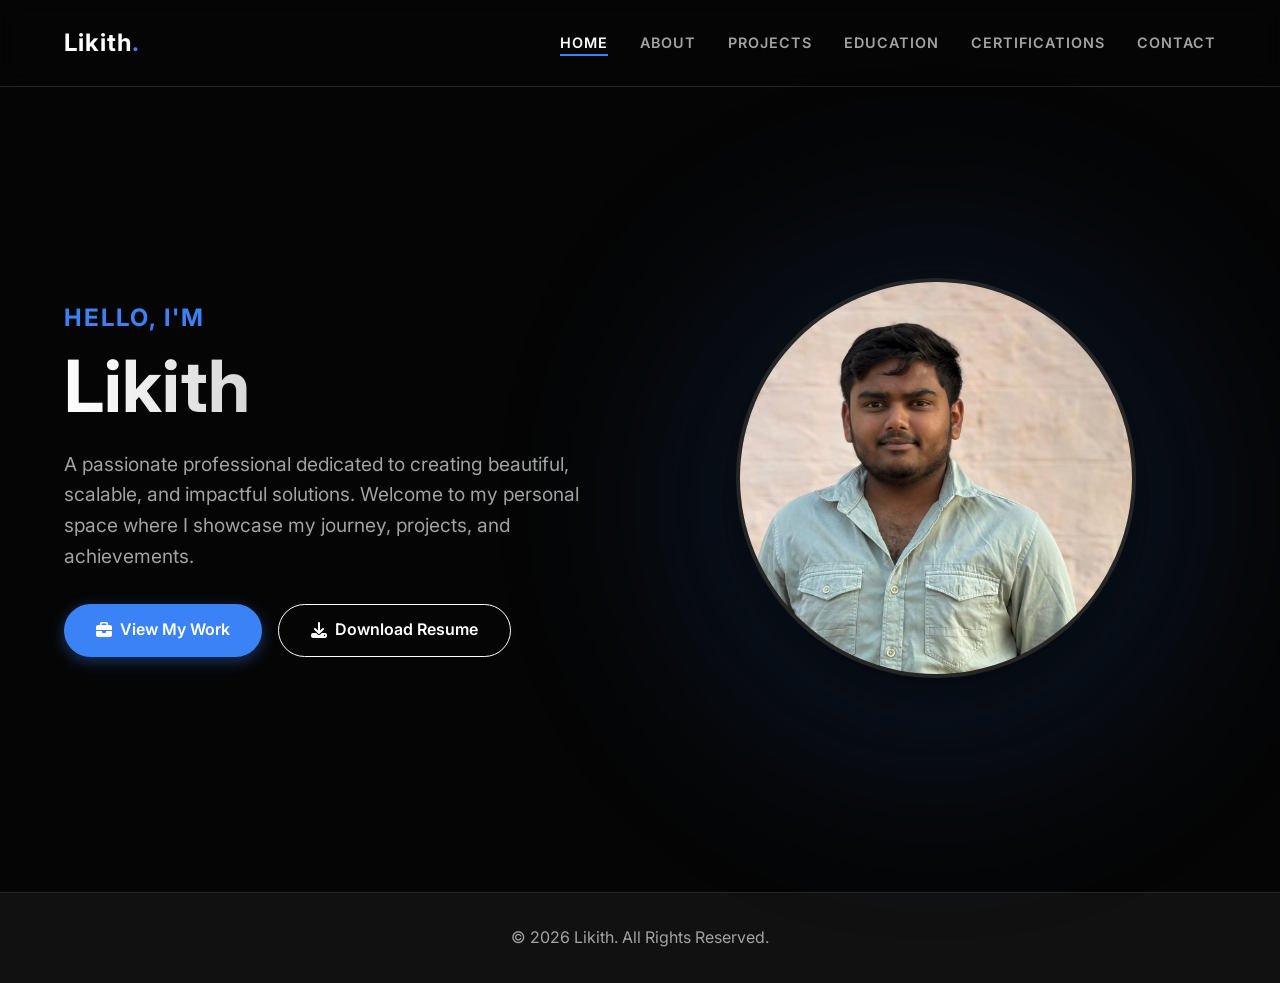
<file: index.html>
<!DOCTYPE html>
<html lang="en">
<head>
    <meta charset="UTF-8">
    <meta name="viewport" content="width=device-width, initial-scale=1.0">
    <title>Likith | Professional Portfolio</title>
    <meta name="description" content="Professional portfolio of Likith showcasing projects, education, and certifications.">
    <link rel="stylesheet" href="styles.css">
    <!-- FontAwesome for Icons -->
    <link rel="stylesheet" href="https://cdnjs.cloudflare.com/ajax/libs/font-awesome/6.4.0/css/all.min.css">
</head>
<body>

    <!-- Navigation -->
    <nav>
        <a href="index.html" class="logo">Likith<span>.</span></a>
        <ul class="nav-links">
            <li><a href="index.html" class="active">Home</a></li>
            <li><a href="about.html">About</a></li>
            <li><a href="projects.html">Projects</a></li>
            <li><a href="education.html">Education</a></li>
            <li><a href="certifications.html">Certifications</a></li>
            <li><a href="contact.html">Contact</a></li>
        </ul>
    </nav>

    <!-- Main Content -->
    <main class="container">
        <section class="hero fade-in">
            <div class="hero-content">
                <h3>HELLO, I'M</h3>
                <h1>Likith</h1>
                <p>A passionate professional dedicated to creating beautiful, scalable, and impactful solutions. Welcome to my personal space where I showcase my journey, projects, and achievements.</p>
                
                <div class="hero-buttons">
                    <a href="projects.html" class="btn btn-primary">
                        <i class="fas fa-briefcase"></i> View My Work
                    </a>
                    <a href="LIKITH1 RESUME.pdf" target="_blank" class="btn btn-secondary">
                        <i class="fas fa-download"></i> Download Resume
                    </a>
                </div>
            </div>
            
            <div class="hero-image fade-in delay-2">
                <img src="liki.jpeg" alt="Likith - Professional Headshot">
            </div>
        </section>
    </main>

    <!-- Footer -->
    <footer>
        <p>&copy; <span id="year"></span> Likith. All Rights Reserved.</p>
    </footer>

    <script src="script.js"></script>
</body>
</html>
</file>
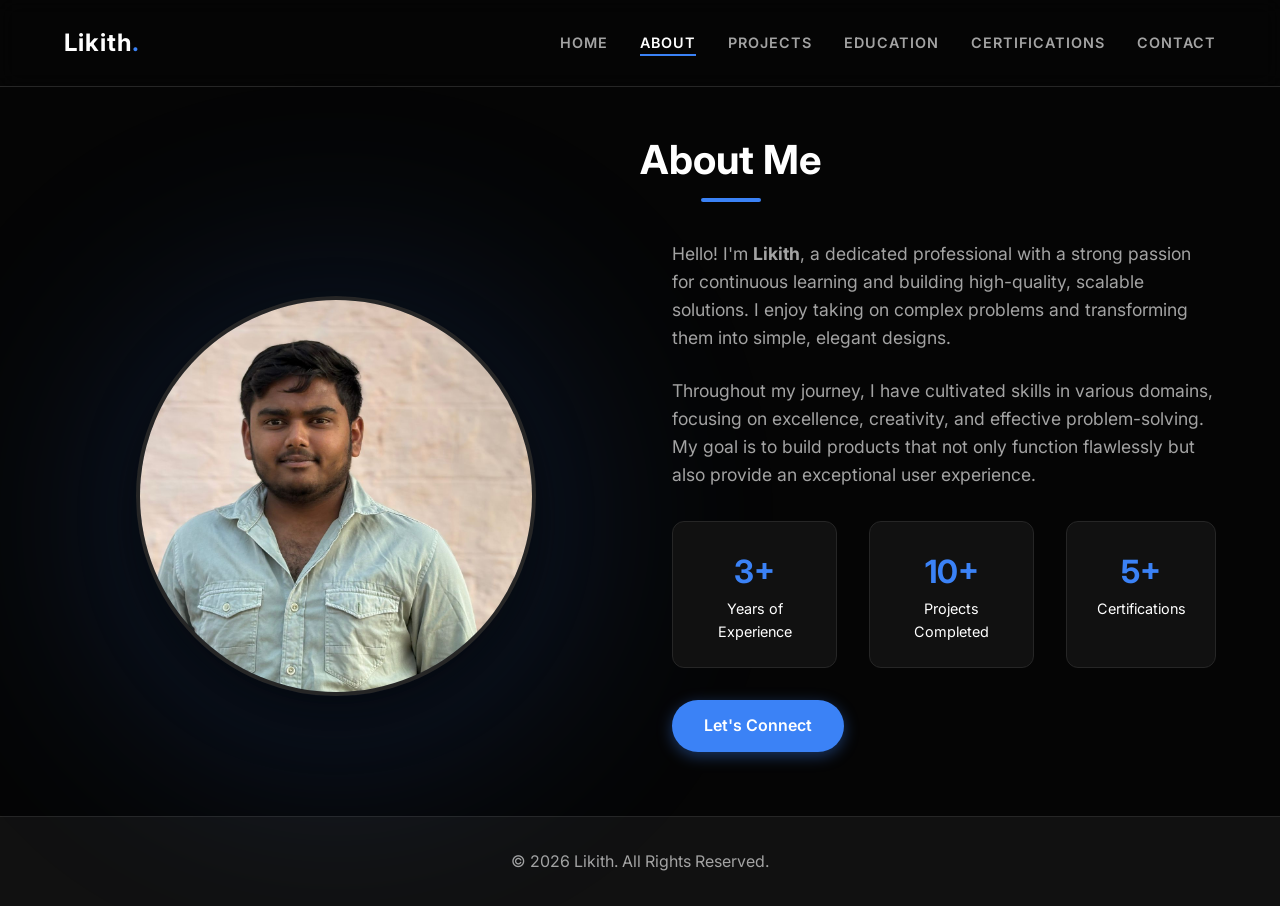
<file: about.html>
<!DOCTYPE html>
<html lang="en">
<head>
    <meta charset="UTF-8">
    <meta name="viewport" content="width=device-width, initial-scale=1.0">
    <title>About Me | Likith</title>
    <link rel="stylesheet" href="styles.css">
    <link rel="stylesheet" href="https://cdnjs.cloudflare.com/ajax/libs/font-awesome/6.4.0/css/all.min.css">
</head>
<body>

    <!-- Navigation -->
    <nav>
        <a href="index.html" class="logo">Likith<span>.</span></a>
        <ul class="nav-links">
            <li><a href="index.html">Home</a></li>
            <li><a href="about.html" class="active">About</a></li>
            <li><a href="projects.html">Projects</a></li>
            <li><a href="education.html">Education</a></li>
            <li><a href="certifications.html">Certifications</a></li>
            <li><a href="contact.html">Contact</a></li>
        </ul>
    </nav>

    <!-- Main Content -->
    <main class="container">
        <h2 class="section-title fade-in">About Me</h2>
        
        <div class="about-content fade-in delay-1">
            <div class="hero-image">
                <img src="liki.jpeg" alt="Likith" style="animation: none;">
            </div>
            
            <div class="about-text">
                <p>Hello! I'm <strong>Likith</strong>, a dedicated professional with a strong passion for continuous learning and building high-quality, scalable solutions. I enjoy taking on complex problems and transforming them into simple, elegant designs.</p>
                <p>Throughout my journey, I have cultivated skills in various domains, focusing on excellence, creativity, and effective problem-solving. My goal is to build products that not only function flawlessly but also provide an exceptional user experience.</p>
                
                <div class="about-stats">
                    <div class="stat">
                        <h4>3+</h4>
                        <p>Years of Experience</p>
                    </div>
                    <div class="stat">
                        <h4>10+</h4>
                        <p>Projects Completed</p>
                    </div>
                    <div class="stat">
                        <h4>5+</h4>
                        <p>Certifications</p>
                    </div>
                </div>
                
                <div style="margin-top: 2rem;">
                    <a href="contact.html" class="btn btn-primary">Let's Connect</a>
                </div>
            </div>
        </div>
    </main>

    <!-- Footer -->
    <footer>
        <p>&copy; <span id="year"></span> Likith. All Rights Reserved.</p>
    </footer>

    <script src="script.js"></script>
</body>
</html>
</file>
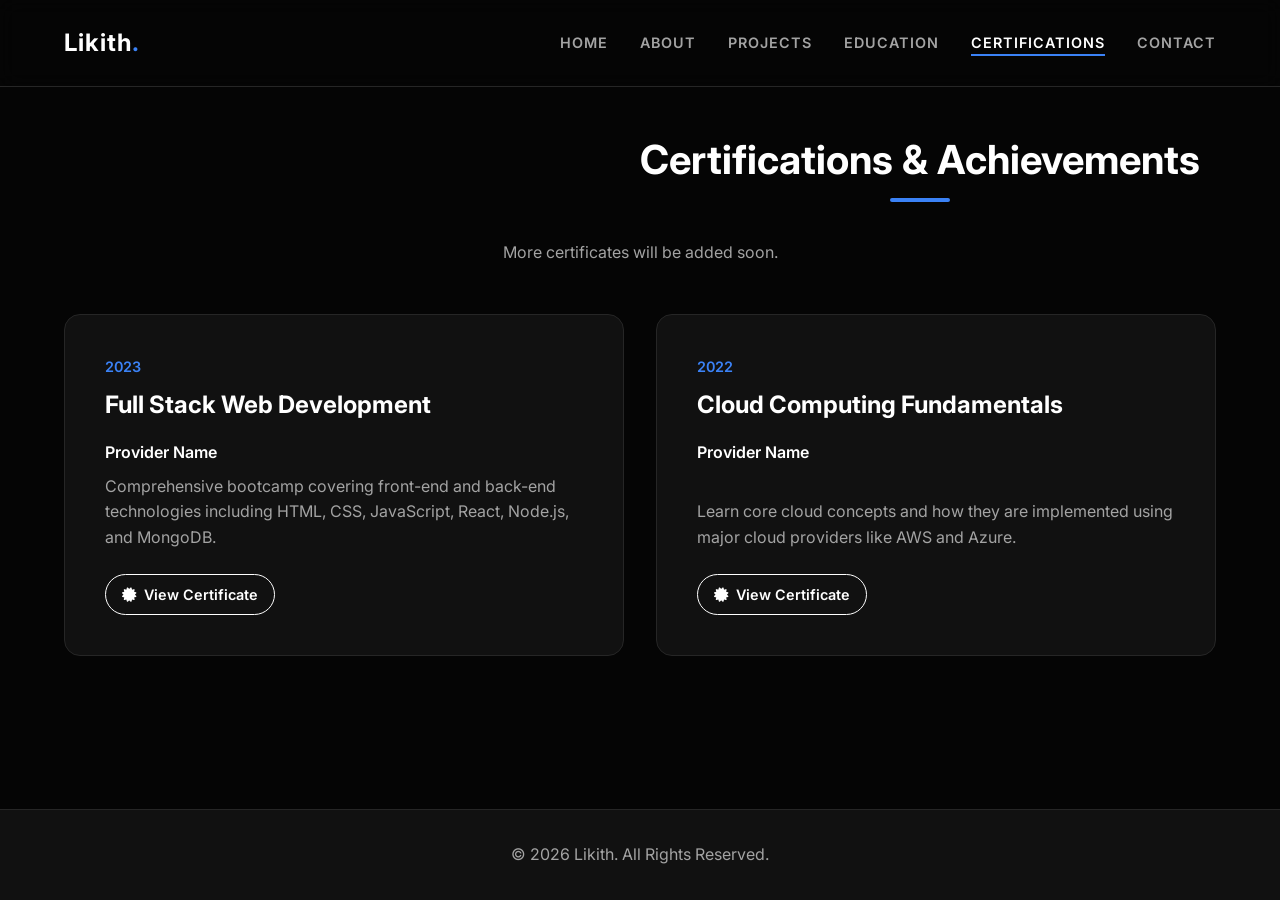
<file: certifications.html>
<!DOCTYPE html>
<html lang="en">
<head>
    <meta charset="UTF-8">
    <meta name="viewport" content="width=device-width, initial-scale=1.0">
    <title>Certifications | Likith</title>
    <link rel="stylesheet" href="styles.css">
    <link rel="stylesheet" href="https://cdnjs.cloudflare.com/ajax/libs/font-awesome/6.4.0/css/all.min.css">
</head>
<body>

    <!-- Navigation -->
    <nav>
        <a href="index.html" class="logo">Likith<span>.</span></a>
        <ul class="nav-links">
            <li><a href="index.html">Home</a></li>
            <li><a href="about.html">About</a></li>
            <li><a href="projects.html">Projects</a></li>
            <li><a href="education.html">Education</a></li>
            <li><a href="certifications.html" class="active">Certifications</a></li>
            <li><a href="contact.html">Contact</a></li>
        </ul>
    </nav>

    <!-- Main Content -->
    <main class="container">
        <h2 class="section-title fade-in">Certifications & Achievements</h2>
        <p style="text-align: center; color: var(--text-secondary); margin-bottom: 3rem;" class="fade-in">More certificates will be added soon.</p>
        
        <div class="grid fade-in delay-1">
            <!-- Certification 1 -->
            <div class="card">
                <span class="date">2023</span>
                <h3>Full Stack Web Development</h3>
                <p style="color: var(--text-primary); font-weight: 600; margin-bottom: 0.5rem;">Provider Name</p>
                <p>Comprehensive bootcamp covering front-end and back-end technologies including HTML, CSS, JavaScript, React, Node.js, and MongoDB.</p>
                <div class="card-actions">
                    <a href="#" class="btn btn-secondary" style="padding: 0.5rem 1rem; font-size: 0.9rem;">
                        <i class="fas fa-certificate"></i> View Certificate
                    </a>
                </div>
            </div>
            
            <!-- Certification 2 -->
            <div class="card">
                <span class="date">2022</span>
                <h3>Cloud Computing Fundamentals</h3>
                <p style="color: var(--text-primary); font-weight: 600; margin-bottom: 0.5rem;">Provider Name</p>
                <p>Learn core cloud concepts and how they are implemented using major cloud providers like AWS and Azure.</p>
                <div class="card-actions">
                    <a href="#" class="btn btn-secondary" style="padding: 0.5rem 1rem; font-size: 0.9rem;">
                        <i class="fas fa-certificate"></i> View Certificate
                    </a>
                </div>
            </div>
        </div>
    </main>

    <!-- Footer -->
    <footer>
        <p>&copy; <span id="year"></span> Likith. All Rights Reserved.</p>
    </footer>

    <script src="script.js"></script>
</body>
</html>
</file>
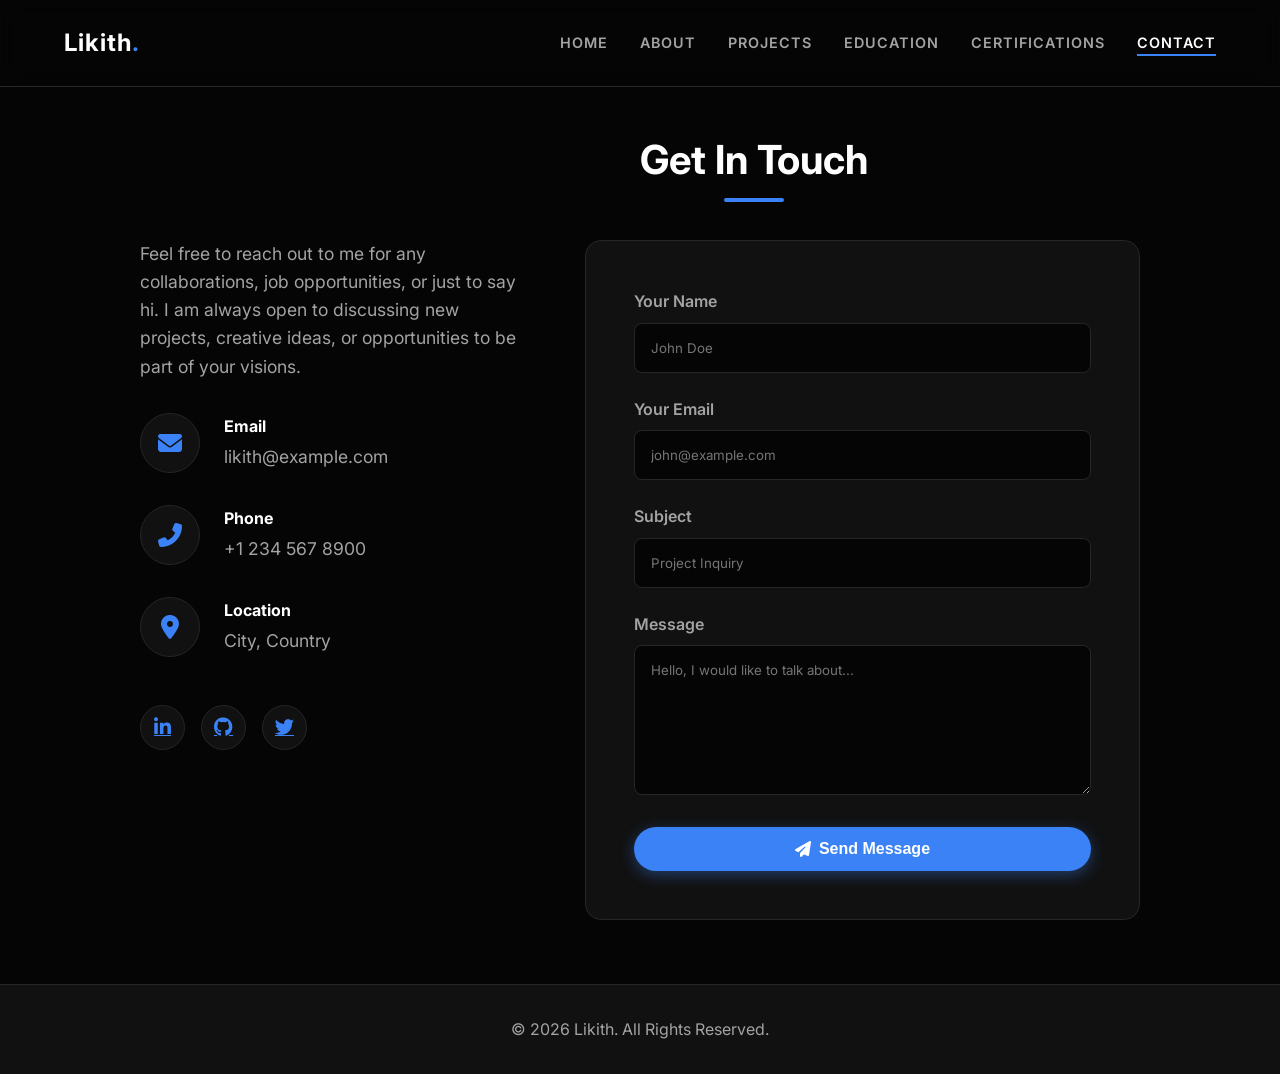
<file: contact.html>
<!DOCTYPE html>
<html lang="en">
<head>
    <meta charset="UTF-8">
    <meta name="viewport" content="width=device-width, initial-scale=1.0">
    <title>Contact | Likith</title>
    <link rel="stylesheet" href="styles.css">
    <link rel="stylesheet" href="https://cdnjs.cloudflare.com/ajax/libs/font-awesome/6.4.0/css/all.min.css">
</head>
<body>

    <!-- Navigation -->
    <nav>
        <a href="index.html" class="logo">Likith<span>.</span></a>
        <ul class="nav-links">
            <li><a href="index.html">Home</a></li>
            <li><a href="about.html">About</a></li>
            <li><a href="projects.html">Projects</a></li>
            <li><a href="education.html">Education</a></li>
            <li><a href="certifications.html">Certifications</a></li>
            <li><a href="contact.html" class="active">Contact</a></li>
        </ul>
    </nav>

    <!-- Main Content -->
    <main class="container">
        <h2 class="section-title fade-in">Get In Touch</h2>
        
        <div class="contact-container fade-in delay-1">
            <div class="contact-info">
                <p>Feel free to reach out to me for any collaborations, job opportunities, or just to say hi. I am always open to discussing new projects, creative ideas, or opportunities to be part of your visions.</p>
                
                <div class="contact-item">
                    <div class="contact-icon">
                        <i class="fas fa-envelope"></i>
                    </div>
                    <div class="contact-details">
                        <h4>Email</h4>
                        <p><a href="mailto:likith@example.com" style="color: var(--text-secondary); text-decoration: none;">likith@example.com</a></p>
                    </div>
                </div>
                
                <div class="contact-item">
                    <div class="contact-icon">
                        <i class="fas fa-phone-alt"></i>
                    </div>
                    <div class="contact-details">
                        <h4>Phone</h4>
                        <p style="color: var(--text-secondary);">+1 234 567 8900</p>
                    </div>
                </div>
                
                <div class="contact-item">
                    <div class="contact-icon">
                        <i class="fas fa-map-marker-alt"></i>
                    </div>
                    <div class="contact-details">
                        <h4>Location</h4>
                        <p style="color: var(--text-secondary);">City, Country</p>
                    </div>
                </div>

                <div style="margin-top: 3rem; display: flex; gap: 1rem;">
                    <a href="#" class="contact-icon" style="width: 45px; height: 45px; font-size: 1.2rem;">
                        <i class="fab fa-linkedin-in"></i>
                    </a>
                    <a href="#" class="contact-icon" style="width: 45px; height: 45px; font-size: 1.2rem;">
                        <i class="fab fa-github"></i>
                    </a>
                    <a href="#" class="contact-icon" style="width: 45px; height: 45px; font-size: 1.2rem;">
                        <i class="fab fa-twitter"></i>
                    </a>
                </div>
            </div>
            
            <div class="contact-form">
                <form action="mailto:likith@example.com" method="post" enctype="text/plain">
                    <div class="form-group">
                        <label for="name">Your Name</label>
                        <input type="text" id="name" name="Name" required placeholder="John Doe">
                    </div>
                    <div class="form-group">
                        <label for="email">Your Email</label>
                        <input type="email" id="email" name="Email" required placeholder="john@example.com">
                    </div>
                    <div class="form-group">
                        <label for="subject">Subject</label>
                        <input type="text" id="subject" name="Subject" required placeholder="Project Inquiry">
                    </div>
                    <div class="form-group">
                        <label for="message">Message</label>
                        <textarea id="message" name="Message" required placeholder="Hello, I would like to talk about..."></textarea>
                    </div>
                    <button type="submit" class="btn btn-primary" style="width: 100%; justify-content: center;">
                        <i class="fas fa-paper-plane"></i> Send Message
                    </button>
                </form>
            </div>
        </div>
    </main>

    <!-- Footer -->
    <footer>
        <p>&copy; <span id="year"></span> Likith. All Rights Reserved.</p>
    </footer>

    <script src="script.js"></script>
</body>
</html>
</file>
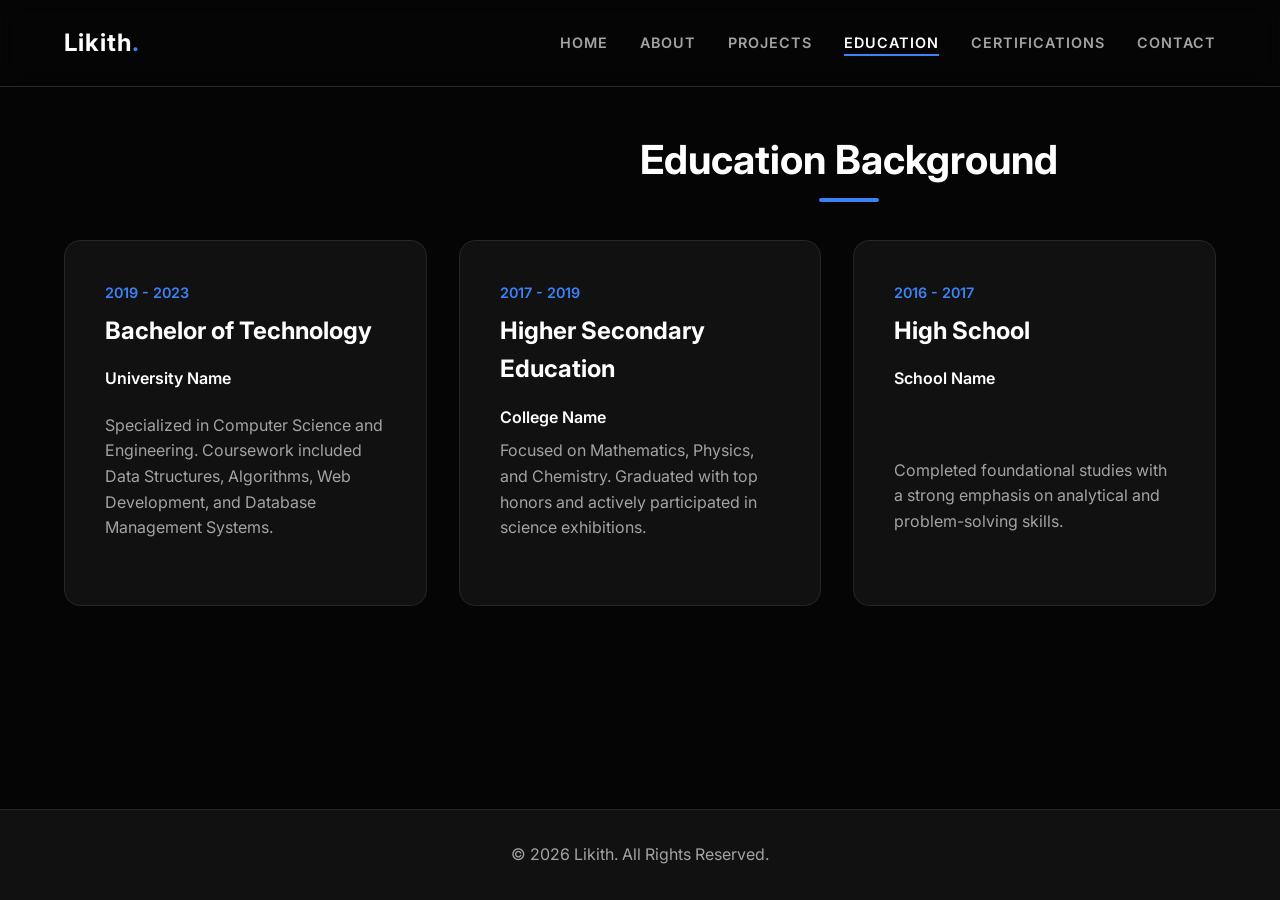
<file: education.html>
<!DOCTYPE html>
<html lang="en">
<head>
    <meta charset="UTF-8">
    <meta name="viewport" content="width=device-width, initial-scale=1.0">
    <title>Education | Likith</title>
    <link rel="stylesheet" href="styles.css">
    <link rel="stylesheet" href="https://cdnjs.cloudflare.com/ajax/libs/font-awesome/6.4.0/css/all.min.css">
</head>
<body>

    <!-- Navigation -->
    <nav>
        <a href="index.html" class="logo">Likith<span>.</span></a>
        <ul class="nav-links">
            <li><a href="index.html">Home</a></li>
            <li><a href="about.html">About</a></li>
            <li><a href="projects.html">Projects</a></li>
            <li><a href="education.html" class="active">Education</a></li>
            <li><a href="certifications.html">Certifications</a></li>
            <li><a href="contact.html">Contact</a></li>
        </ul>
    </nav>

    <!-- Main Content -->
    <main class="container">
        <h2 class="section-title fade-in">Education Background</h2>
        
        <div class="grid fade-in delay-1">
            <!-- Education 1 -->
            <div class="card">
                <span class="date">2019 - 2023</span>
                <h3>Bachelor of Technology</h3>
                <p style="color: var(--text-primary); font-weight: 600; margin-bottom: 0.5rem;">University Name</p>
                <p>Specialized in Computer Science and Engineering. Coursework included Data Structures, Algorithms, Web Development, and Database Management Systems.</p>
            </div>
            
            <!-- Education 2 -->
            <div class="card">
                <span class="date">2017 - 2019</span>
                <h3>Higher Secondary Education</h3>
                <p style="color: var(--text-primary); font-weight: 600; margin-bottom: 0.5rem;">College Name</p>
                <p>Focused on Mathematics, Physics, and Chemistry. Graduated with top honors and actively participated in science exhibitions.</p>
            </div>

            <!-- Education 3 -->
            <div class="card">
                <span class="date">2016 - 2017</span>
                <h3>High School</h3>
                <p style="color: var(--text-primary); font-weight: 600; margin-bottom: 0.5rem;">School Name</p>
                <p>Completed foundational studies with a strong emphasis on analytical and problem-solving skills.</p>
            </div>
        </div>
    </main>

    <!-- Footer -->
    <footer>
        <p>&copy; <span id="year"></span> Likith. All Rights Reserved.</p>
    </footer>

    <script src="script.js"></script>
</body>
</html>
</file>
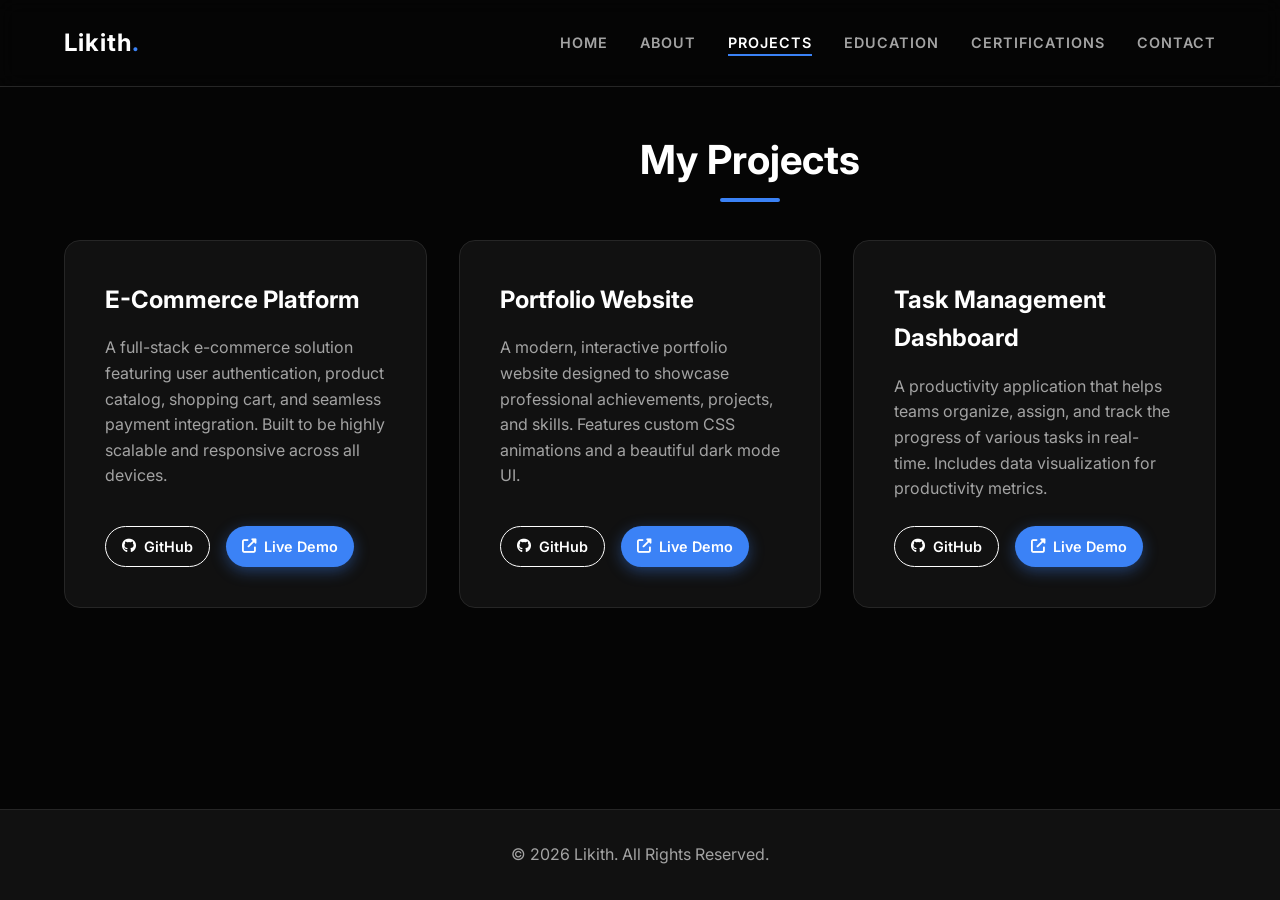
<file: projects.html>
<!DOCTYPE html>
<html lang="en">
<head>
    <meta charset="UTF-8">
    <meta name="viewport" content="width=device-width, initial-scale=1.0">
    <title>Projects | Likith</title>
    <link rel="stylesheet" href="styles.css">
    <link rel="stylesheet" href="https://cdnjs.cloudflare.com/ajax/libs/font-awesome/6.4.0/css/all.min.css">
</head>
<body>

    <!-- Navigation -->
    <nav>
        <a href="index.html" class="logo">Likith<span>.</span></a>
        <ul class="nav-links">
            <li><a href="index.html">Home</a></li>
            <li><a href="about.html">About</a></li>
            <li><a href="projects.html" class="active">Projects</a></li>
            <li><a href="education.html">Education</a></li>
            <li><a href="certifications.html">Certifications</a></li>
            <li><a href="contact.html">Contact</a></li>
        </ul>
    </nav>

    <!-- Main Content -->
    <main class="container">
        <h2 class="section-title fade-in">My Projects</h2>
        
        <div class="grid fade-in delay-1">
            <!-- Project 1 -->
            <div class="card">
                <h3>E-Commerce Platform</h3>
                <p>A full-stack e-commerce solution featuring user authentication, product catalog, shopping cart, and seamless payment integration. Built to be highly scalable and responsive across all devices.</p>
                <div class="card-actions">
                    <a href="#" class="btn btn-secondary" style="padding: 0.5rem 1rem; font-size: 0.9rem;">
                        <i class="fab fa-github"></i> GitHub
                    </a>
                    <a href="#" class="btn btn-primary" style="padding: 0.5rem 1rem; font-size: 0.9rem;">
                        <i class="fas fa-external-link-alt"></i> Live Demo
                    </a>
                </div>
            </div>
            
            <!-- Project 2 -->
            <div class="card">
                <h3>Portfolio Website</h3>
                <p>A modern, interactive portfolio website designed to showcase professional achievements, projects, and skills. Features custom CSS animations and a beautiful dark mode UI.</p>
                <div class="card-actions">
                    <a href="#" class="btn btn-secondary" style="padding: 0.5rem 1rem; font-size: 0.9rem;">
                        <i class="fab fa-github"></i> GitHub
                    </a>
                    <a href="#" class="btn btn-primary" style="padding: 0.5rem 1rem; font-size: 0.9rem;">
                        <i class="fas fa-external-link-alt"></i> Live Demo
                    </a>
                </div>
            </div>

            <!-- Project 3 -->
            <div class="card">
                <h3>Task Management Dashboard</h3>
                <p>A productivity application that helps teams organize, assign, and track the progress of various tasks in real-time. Includes data visualization for productivity metrics.</p>
                <div class="card-actions">
                    <a href="#" class="btn btn-secondary" style="padding: 0.5rem 1rem; font-size: 0.9rem;">
                        <i class="fab fa-github"></i> GitHub
                    </a>
                    <a href="#" class="btn btn-primary" style="padding: 0.5rem 1rem; font-size: 0.9rem;">
                        <i class="fas fa-external-link-alt"></i> Live Demo
                    </a>
                </div>
            </div>
        </div>
    </main>

    <!-- Footer -->
    <footer>
        <p>&copy; <span id="year"></span> Likith. All Rights Reserved.</p>
    </footer>

    <script src="script.js"></script>
</body>
</html>
</file>
<file: styles.css>
/* styles.css */
@import url('https://fonts.googleapis.com/css2?family=Inter:wght@300;400;600;700&display=swap');

:root {
  --bg-primary: #050505;
  --bg-secondary: #111111;
  --accent-color: #3b82f6; /* Modern Blue */
  --accent-hover: #2563eb;
  --text-primary: #ffffff;
  --text-secondary: #a3a3a3;
  --border-color: #262626;
  --transition: all 0.3s ease;
}

* {
  margin: 0;
  padding: 0;
  box-sizing: border-box;
}

html {
  scroll-behavior: smooth;
}

body {
  font-family: 'Inter', sans-serif;
  background-color: var(--bg-primary);
  color: var(--text-primary);
  line-height: 1.6;
  overflow-x: hidden;
  display: flex;
  flex-direction: column;
  min-height: 100vh;
}

/* Navbar */
nav {
  display: flex;
  justify-content: space-between;
  align-items: center;
  padding: 1.5rem 5%;
  background-color: rgba(5, 5, 5, 0.8);
  backdrop-filter: blur(10px);
  position: fixed;
  width: 100%;
  top: 0;
  z-index: 1000;
  border-bottom: 1px solid var(--border-color);
}

.logo {
  font-size: 1.5rem;
  font-weight: 700;
  color: var(--text-primary);
  text-decoration: none;
  letter-spacing: 1px;
}

.logo span {
  color: var(--accent-color);
}

.nav-links {
  display: flex;
  list-style: none;
  gap: 2rem;
}

.nav-links a {
  color: var(--text-secondary);
  text-decoration: none;
  font-weight: 600;
  font-size: 0.9rem;
  text-transform: uppercase;
  letter-spacing: 1px;
  transition: var(--transition);
  position: relative;
}

.nav-links a::after {
  content: '';
  position: absolute;
  width: 0;
  height: 2px;
  bottom: -5px;
  left: 0;
  background-color: var(--accent-color);
  transition: var(--transition);
}

.nav-links a:hover::after, .nav-links a.active::after {
  width: 100%;
}

.nav-links a:hover, .nav-links a.active {
  color: var(--text-primary);
}

/* Animations */
.fade-in {
  opacity: 0;
  transform: translateY(20px);
  animation: fadeIn 1s forwards ease-out;
}

.delay-1 { animation-delay: 0.2s; }
.delay-2 { animation-delay: 0.4s; }
.delay-3 { animation-delay: 0.6s; }

@keyframes fadeIn {
  to {
    opacity: 1;
    transform: translateY(0);
  }
}

/* Main Container */
.container {
  padding: 8rem 5% 4rem;
  flex: 1;
}

/* Buttons */
.btn {
  display: inline-flex;
  align-items: center;
  gap: 0.5rem;
  padding: 0.8rem 2rem;
  border-radius: 50px;
  text-decoration: none;
  font-weight: 600;
  transition: var(--transition);
  cursor: pointer;
  border: none;
  font-size: 1rem;
}

.btn-primary {
  background-color: var(--accent-color);
  color: #fff;
  box-shadow: 0 4px 15px rgba(59, 130, 246, 0.4);
}

.btn-primary:hover {
  background-color: var(--accent-hover);
  transform: translateY(-2px);
  box-shadow: 0 6px 20px rgba(59, 130, 246, 0.6);
}

.btn-secondary {
  background-color: transparent;
  color: var(--text-primary);
  border: 1px solid var(--text-primary);
}

.btn-secondary:hover {
  background-color: var(--text-primary);
  color: var(--bg-primary);
}

/* Footer */
footer {
  text-align: center;
  padding: 2rem;
  background-color: var(--bg-secondary);
  border-top: 1px solid var(--border-color);
  margin-top: auto;
  color: var(--text-secondary);
}

/* Home Page Specific */
.hero {
  display: flex;
  align-items: center;
  justify-content: space-between;
  min-height: calc(100vh - 200px);
  gap: 2rem;
}

.hero-content {
  flex: 1;
}

.hero-content h3 {
  color: var(--accent-color);
  font-size: 1.5rem;
  margin-bottom: 0.5rem;
  letter-spacing: 2px;
}

.hero-content h1 {
  font-size: 4.5rem;
  line-height: 1.1;
  margin-bottom: 1.5rem;
  background: linear-gradient(to right, #ffffff, #888888);
  -webkit-background-clip: text;
  -webkit-text-fill-color: transparent;
}

.hero-content p {
  font-size: 1.2rem;
  color: var(--text-secondary);
  margin-bottom: 2rem;
  max-width: 600px;
}

.hero-buttons {
  display: flex;
  gap: 1rem;
}

.hero-image {
  flex: 1;
  display: flex;
  justify-content: center;
  position: relative;
}

.hero-image::before {
  content: '';
  position: absolute;
  width: 450px;
  height: 450px;
  background: var(--accent-color);
  filter: blur(120px);
  opacity: 0.2;
  border-radius: 50%;
  z-index: -1;
}

.hero-image img {
  width: 400px;
  height: 400px;
  object-fit: cover;
  border-radius: 50%;
  border: 4px solid var(--border-color);
  box-shadow: 0 20px 50px rgba(0,0,0,0.5);
  animation: float 6s ease-in-out infinite;
}

@keyframes float {
  0% { transform: translateY(0px); }
  50% { transform: translateY(-20px); }
  100% { transform: translateY(0px); }
}

/* Section Titles */
.section-title {
  font-size: 2.5rem;
  margin-bottom: 3rem;
  text-align: center;
  position: relative;
  display: inline-block;
  left: 50%;
  transform: translateX(-50%);
}

.section-title::after {
  content: '';
  position: absolute;
  bottom: -10px;
  left: 50%;
  transform: translateX(-50%);
  width: 60px;
  height: 4px;
  background-color: var(--accent-color);
  border-radius: 2px;
}

/* About Page */
.about-content {
  display: flex;
  gap: 4rem;
  align-items: center;
}

.about-text {
  flex: 1;
  font-size: 1.1rem;
  color: var(--text-secondary);
}

.about-text p {
  margin-bottom: 1.5rem;
}

.about-stats {
  display: flex;
  gap: 2rem;
  margin-top: 2rem;
}

.stat {
  background-color: var(--bg-secondary);
  padding: 1.5rem;
  border-radius: 12px;
  border: 1px solid var(--border-color);
  text-align: center;
  min-width: 150px;
}

.stat h4 {
  font-size: 2rem;
  color: var(--accent-color);
}

.stat p {
  font-size: 0.9rem;
  margin-bottom: 0;
  color: var(--text-primary);
}

/* Cards (Projects, Education, Certs) */
.grid {
  display: grid;
  grid-template-columns: repeat(auto-fit, minmax(320px, 1fr));
  gap: 2rem;
}

.card {
  background-color: var(--bg-secondary);
  border-radius: 16px;
  padding: 2.5rem;
  border: 1px solid var(--border-color);
  transition: var(--transition);
  position: relative;
  overflow: hidden;
  display: flex;
  flex-direction: column;
}

.card::before {
  content: '';
  position: absolute;
  top: 0;
  left: 0;
  width: 100%;
  height: 4px;
  background: var(--accent-color);
  transform: scaleX(0);
  transform-origin: left;
  transition: transform 0.3s ease;
}

.card:hover::before {
  transform: scaleX(1);
}

.card:hover {
  transform: translateY(-10px);
  border-color: var(--accent-color);
  box-shadow: 0 10px 30px rgba(0,0,0,0.5);
}

.card h3 {
  font-size: 1.5rem;
  margin-bottom: 1rem;
  color: var(--text-primary);
}

.card p {
  color: var(--text-secondary);
  margin-bottom: 1.5rem;
  flex: 1;
}

.card .date {
  font-size: 0.9rem;
  color: var(--accent-color);
  margin-bottom: 0.5rem;
  display: block;
  font-weight: 600;
}

.card-actions {
  display: flex;
  gap: 1rem;
  margin-top: auto;
}

/* Contact Page */
.contact-container {
  display: flex;
  gap: 4rem;
  max-width: 1000px;
  margin: 0 auto;
}

.contact-info {
  flex: 1;
}

.contact-info p {
  color: var(--text-secondary);
  margin-bottom: 2rem;
  font-size: 1.1rem;
}

.contact-item {
  display: flex;
  align-items: center;
  gap: 1.5rem;
  margin-bottom: 2rem;
}

.contact-icon {
  width: 60px;
  height: 60px;
  background-color: var(--bg-secondary);
  border-radius: 50%;
  display: flex;
  justify-content: center;
  align-items: center;
  font-size: 1.5rem;
  color: var(--accent-color);
  border: 1px solid var(--border-color);
  transition: var(--transition);
}

.contact-item:hover .contact-icon {
  background-color: var(--accent-color);
  color: white;
  transform: scale(1.1);
}

.contact-details h4 {
  margin-bottom: 0.2rem;
  color: var(--text-primary);
}

.contact-details p {
  color: var(--text-secondary);
  margin-bottom: 0;
}

.contact-form {
  flex: 1.2;
  background-color: var(--bg-secondary);
  padding: 3rem;
  border-radius: 16px;
  border: 1px solid var(--border-color);
}

.form-group {
  margin-bottom: 1.5rem;
}

.form-group label {
  display: block;
  margin-bottom: 0.5rem;
  color: var(--text-secondary);
  font-weight: 600;
}

.form-group input, .form-group textarea {
  width: 100%;
  padding: 1rem;
  background-color: var(--bg-primary);
  border: 1px solid var(--border-color);
  border-radius: 8px;
  color: var(--text-primary);
  font-family: inherit;
  transition: var(--transition);
}

.form-group input:focus, .form-group textarea:focus {
  outline: none;
  border-color: var(--accent-color);
  box-shadow: 0 0 0 3px rgba(59, 130, 246, 0.2);
}

.form-group textarea {
  resize: vertical;
  min-height: 150px;
}

/* Responsive Design */
@media (max-width: 992px) {
  .hero {
    flex-direction: column;
    text-align: center;
    justify-content: center;
  }
  
  .hero-content h1 {
    font-size: 3.5rem;
  }
  
  .hero-buttons {
    justify-content: center;
  }
  
  .hero-image::before {
    width: 350px;
    height: 350px;
  }
  
  .hero-image img {
    width: 300px;
    height: 300px;
  }
  
  .about-content {
    flex-direction: column;
  }
  
  .contact-container {
    flex-direction: column;
  }
}

@media (max-width: 768px) {
  .nav-links {
    display: none; /* In a real app, add a mobile menu toggle here */
  }
  
  .hero-content h1 {
    font-size: 2.5rem;
  }
  
  .section-title {
    font-size: 2rem;
  }
  
  .contact-form {
    padding: 2rem;
  }
}
</file>
